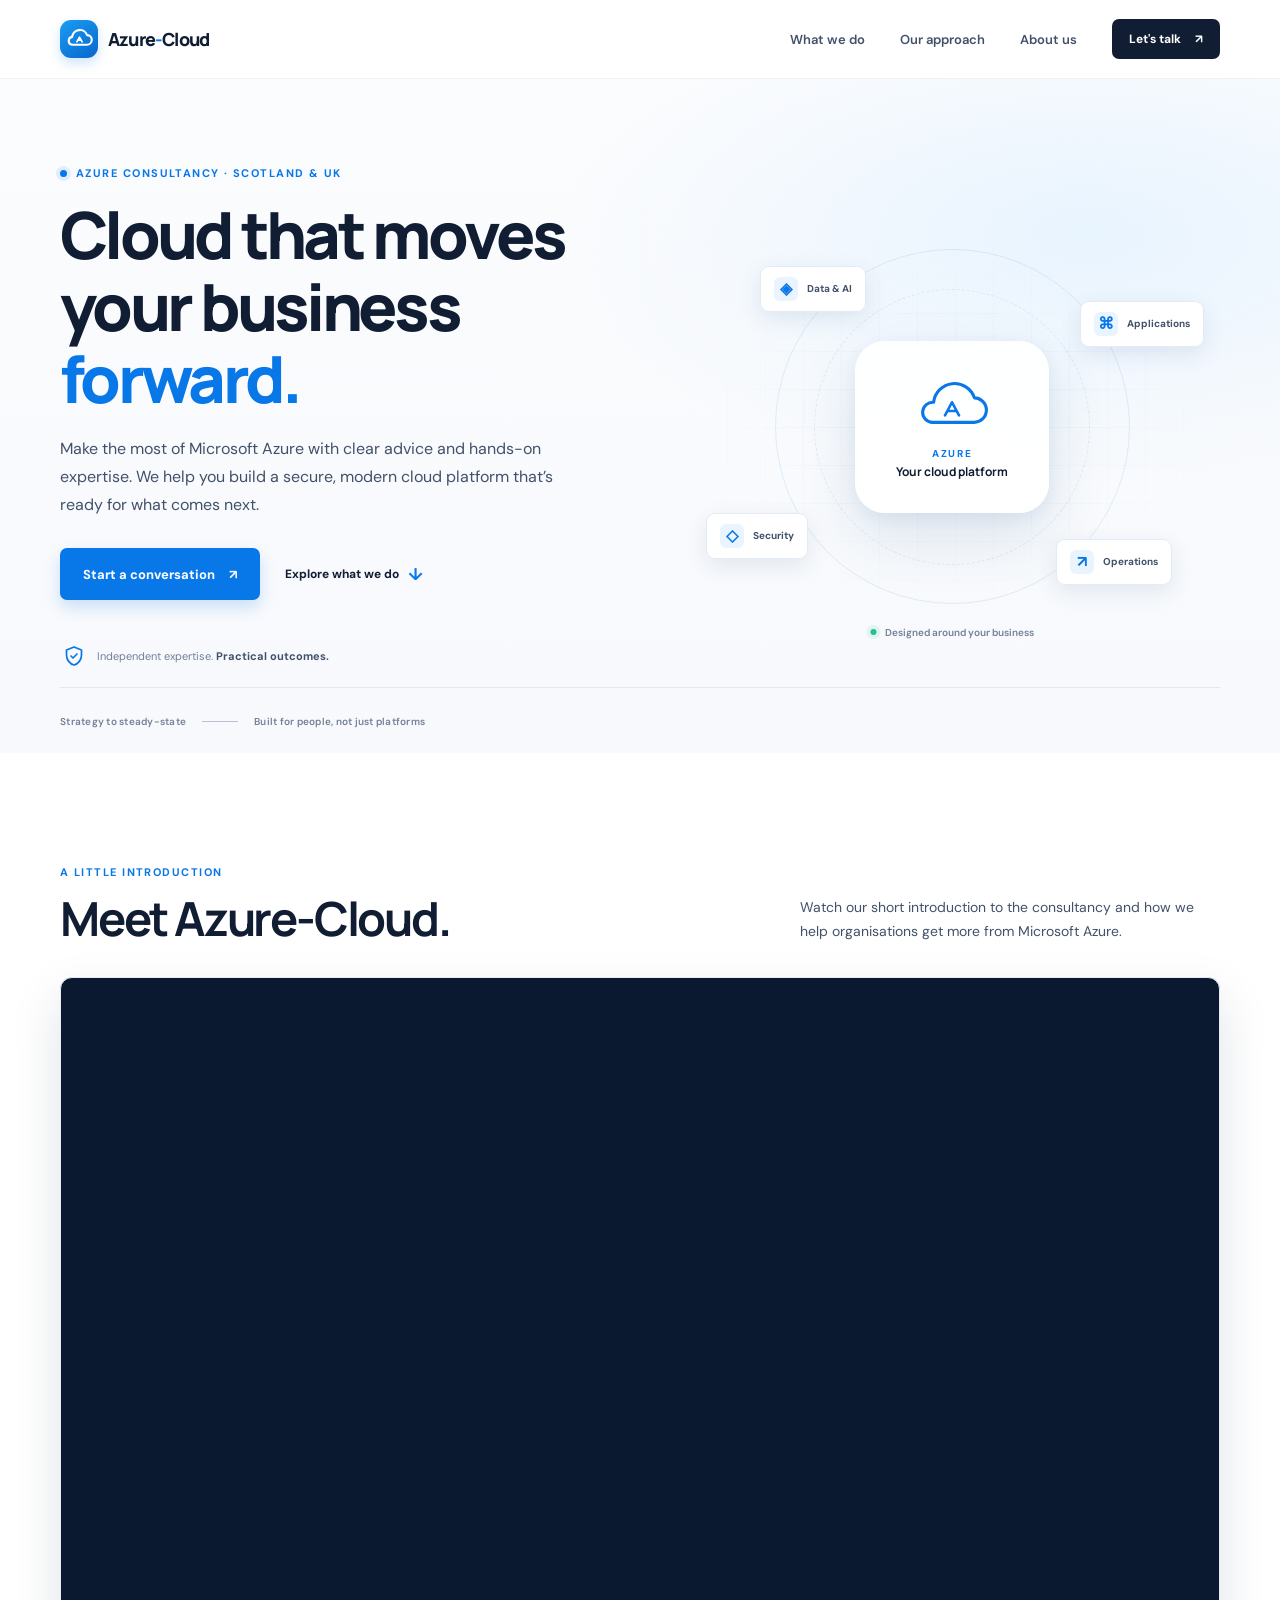
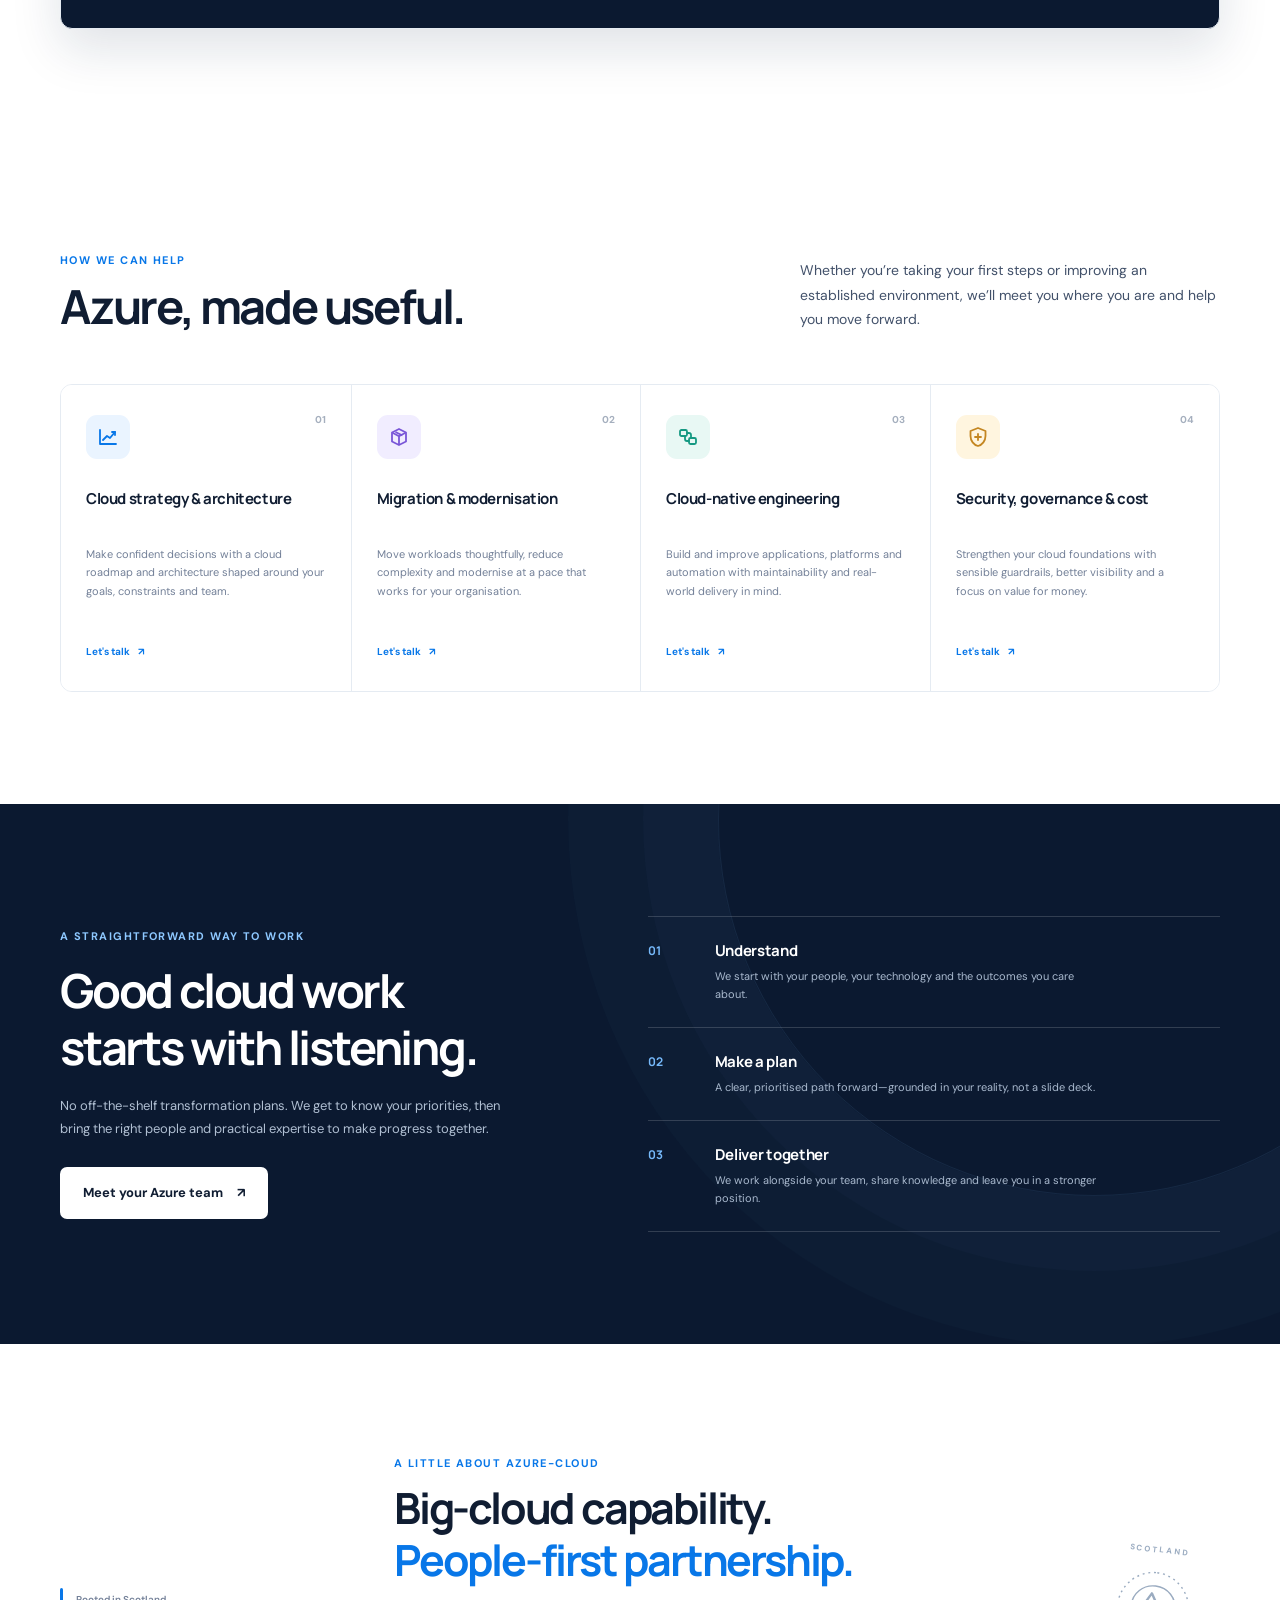
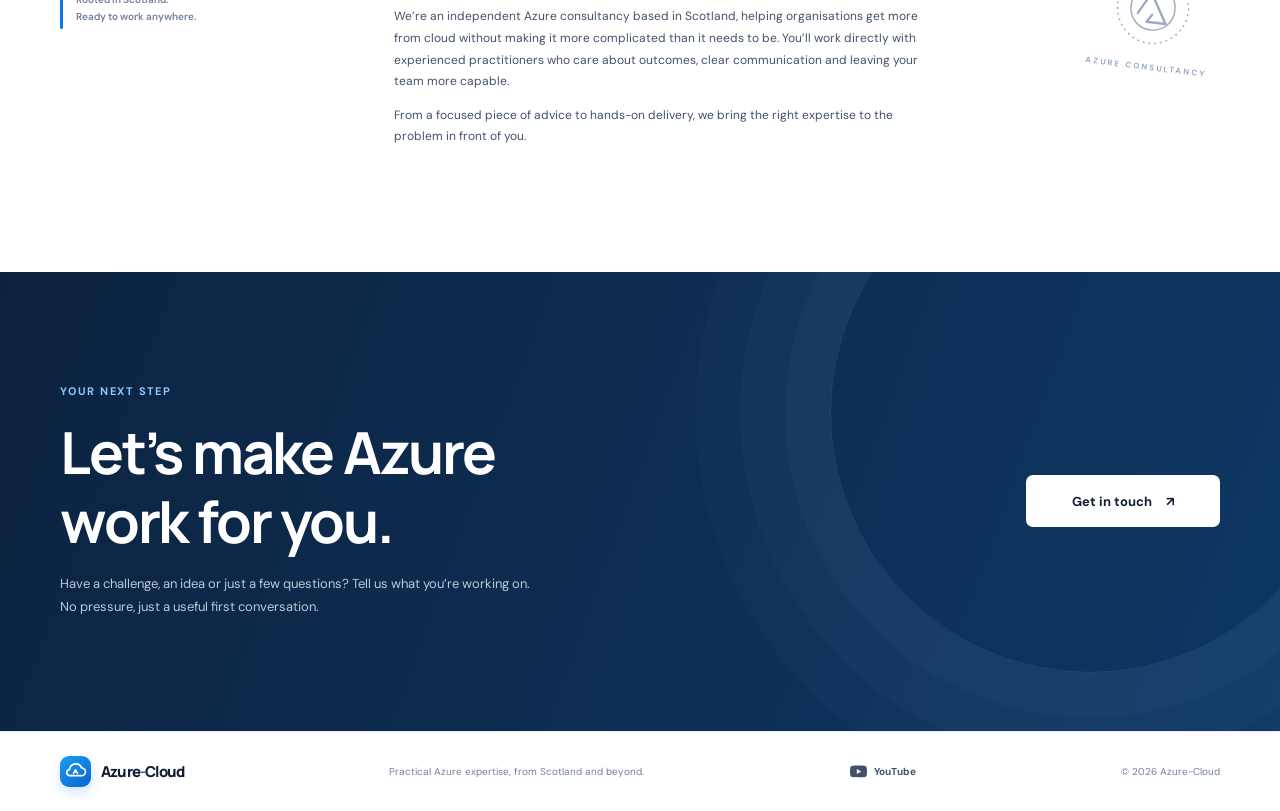
<file: index.html>
<!doctype html>
<html lang="en">
  <head>
    <meta charset="utf-8">
    <meta name="viewport" content="width=device-width, initial-scale=1">
    <meta name="theme-color" content="#f7f9fc">
    <meta name="description" content="Azure-Cloud is an independent Azure consultancy based in Scotland, helping teams design, modernise and run secure cloud platforms.">
    <title>Azure-Cloud | Practical Azure consultancy from Scotland</title>
    <link rel="canonical" href="https://ackeygraham.github.io/azure-cloud-website/">
    <meta property="og:type" content="website">
    <meta property="og:site_name" content="Azure-Cloud">
    <meta property="og:title" content="Azure-Cloud | Practical Azure consultancy from Scotland">
    <meta property="og:description" content="Independent Azure consultancy from Scotland. Practical help with cloud strategy, migration, modernisation, security and operations.">
    <meta property="og:url" content="https://ackeygraham.github.io/azure-cloud-website/">
    <meta name="twitter:card" content="summary">
    <script type="application/ld+json">
      {
        "@context": "https://schema.org",
        "@type": "Organization",
        "name": "Azure-Cloud",
        "url": "https://ackeygraham.github.io/azure-cloud-website/",
        "sameAs": ["https://www.youtube.com/@azure-cloud-uk"],
        "description": "Independent Azure consultancy based in Scotland, helping teams design, modernise and run secure cloud platforms.",
        "areaServed": [
          { "@type": "AdministrativeArea", "name": "Scotland" },
          { "@type": "Country", "name": "United Kingdom" }
        ],
        "knowsAbout": [
          "Microsoft Azure",
          "Cloud strategy",
          "Cloud migration",
          "Cloud modernisation",
          "Cloud security and governance"
        ]
      }
    </script>
    <link rel="preconnect" href="https://fonts.googleapis.com">
    <link rel="preconnect" href="https://fonts.gstatic.com" crossorigin>
    <link href="https://fonts.googleapis.com/css2?family=DM+Sans:wght@400;500;600;700&family=Manrope:wght@400;500;600;700;800&display=swap" rel="stylesheet">
    <link rel="stylesheet" href="styles.css">
    <script src="script.js" defer></script>
  </head>
  <body>
    <a class="skip-link" href="#main">Skip to content</a>

    <header class="site-header">
      <div class="container header-inner">
        <a class="brand" href="#" aria-label="Azure-Cloud home">
          <span class="brand-mark" aria-hidden="true">
            <svg viewBox="0 0 40 40" fill="none">
              <path d="M10.4 26.7h19.1a6.2 6.2 0 0 0 .3-12.4 10 10 0 0 0-19.3 2.3 5.1 5.1 0 0 0-.1 10.1Z" stroke="currentColor" stroke-width="2.7" stroke-linecap="round" stroke-linejoin="round"/>
              <path d="m16.6 23 3.4-6 3.4 6m-5.3-2.1h3.8" stroke="currentColor" stroke-width="2.2" stroke-linecap="round" stroke-linejoin="round"/>
            </svg>
          </span>
          <span class="brand-name">Azure<span>-</span>Cloud</span>
        </a>

        <button class="menu-toggle" type="button" aria-expanded="false" aria-controls="primary-navigation">
          <span class="sr-only">Open navigation</span>
          <span></span><span></span>
        </button>

        <nav class="primary-navigation" id="primary-navigation" aria-label="Main navigation">
          <a href="#services">What we do</a>
          <a href="#approach">Our approach</a>
          <a href="#about">About us</a>
          <a class="button button-small button-dark nav-cta" href="contact.html">Let's talk <span aria-hidden="true">↗</span></a>
        </nav>
      </div>
    </header>

    <main id="main">
      <section class="hero section-shell">
        <div class="container hero-grid">
          <div class="hero-copy">
            <p class="eyebrow"><span class="eyebrow-dot"></span> Azure consultancy · Scotland &amp; UK</p>
            <h1>Cloud that moves your business <span>forward.</span></h1>
            <p class="hero-intro">Make the most of Microsoft Azure with clear advice and hands-on expertise. We help you build a secure, modern cloud platform that’s ready for what comes next.</p>
            <div class="hero-actions">
              <a class="button button-primary" href="#contact">Start a conversation <span aria-hidden="true">↗</span></a>
              <a class="text-link" href="#services">Explore what we do <span aria-hidden="true">↓</span></a>
            </div>
            <div class="hero-note">
              <span class="note-icon" aria-hidden="true">
                <svg viewBox="0 0 24 24" fill="none"><path d="M12 3 4.5 6v5.1c0 4.6 3.2 8.8 7.5 9.9 4.3-1.1 7.5-5.3 7.5-9.9V6L12 3Z" stroke="currentColor" stroke-width="1.7" stroke-linejoin="round"/><path d="m9 12 2 2 4-4" stroke="currentColor" stroke-width="1.7" stroke-linecap="round" stroke-linejoin="round"/></svg>
              </span>
              <span>Independent expertise. <strong>Practical outcomes.</strong></span>
            </div>
          </div>

          <div class="hero-visual" aria-label="Illustration of connected Azure cloud services" role="img">
            <div class="visual-orbit orbit-one"></div>
            <div class="visual-orbit orbit-two"></div>
            <div class="visual-grid"></div>
            <div class="visual-cloud">
              <div class="cloud-symbol" aria-hidden="true">
                <svg viewBox="0 0 96 72" fill="none">
                  <path d="M25 53h48a14 14 0 0 0 .6-28A24 24 0 0 0 27 30a11.5 11.5 0 0 0-2 23Z" stroke="currentColor" stroke-width="3.5" stroke-linecap="round" stroke-linejoin="round"/>
                  <path d="m40 45 8-15 8 15m-12-5h8" stroke="currentColor" stroke-width="3" stroke-linecap="round" stroke-linejoin="round"/>
                </svg>
              </div>
              <span>Azure</span>
              <strong>Your cloud platform</strong>
            </div>
            <div class="service-node node-data"><span class="node-icon" aria-hidden="true">◈</span><span>Data &amp; AI</span></div>
            <div class="service-node node-apps"><span class="node-icon" aria-hidden="true">⌘</span><span>Applications</span></div>
            <div class="service-node node-security"><span class="node-icon" aria-hidden="true">◇</span><span>Security</span></div>
            <div class="service-node node-ops"><span class="node-icon" aria-hidden="true">↗</span><span>Operations</span></div>
            <div class="visual-caption"><span class="caption-pulse"></span> Designed around your business</div>
          </div>
        </div>
        <div class="container hero-foot">
          <span>Strategy to steady-state</span>
          <span class="foot-rule"></span>
          <span>Built for people, not just platforms</span>
        </div>
      </section>

      <section class="video-feature section-pad" aria-labelledby="video-heading">
        <div class="container">
          <div class="section-heading video-heading">
            <div>
              <p class="eyebrow">A little introduction</p>
              <h2 id="video-heading">Meet Azure-Cloud.</h2>
            </div>
            <p>Watch our short introduction to the consultancy and how we help organisations get more from Microsoft Azure.</p>
          </div>
          <div class="video-frame">
            <iframe
              src="https://www.youtube-nocookie.com/embed/VHsluAEvuZg?rel=0"
              title="Azure-Cloud consultancy introduction"
              loading="lazy"
              referrerpolicy="strict-origin-when-cross-origin"
              allow="accelerometer; autoplay; clipboard-write; encrypted-media; gyroscope; picture-in-picture; web-share"
              allowfullscreen></iframe>
          </div>
        </div>
      </section>

      <section class="services section-pad" id="services">
        <div class="container">
          <div class="section-heading">
            <div>
              <p class="eyebrow">How we can help</p>
              <h2>Azure, made useful.</h2>
            </div>
            <p>Whether you’re taking your first steps or improving an established environment, we’ll meet you where you are and help you move forward.</p>
          </div>
          <div class="service-grid">
            <article class="service-card">
              <span class="card-number">01</span>
              <span class="card-icon icon-blue" aria-hidden="true"><svg viewBox="0 0 24 24" fill="none"><path d="M4 19V5m0 14h16M7 15l4-4 3 2 5-6" stroke="currentColor" stroke-width="1.8" stroke-linecap="round" stroke-linejoin="round"/><path d="M16 7h3v3" stroke="currentColor" stroke-width="1.8" stroke-linecap="round" stroke-linejoin="round"/></svg></span>
              <h3>Cloud strategy &amp; architecture</h3>
              <p>Make confident decisions with a cloud roadmap and architecture shaped around your goals, constraints and team.</p>
              <a href="#contact" class="card-link" aria-label="Talk to us about cloud strategy and architecture">Let's talk <span aria-hidden="true">↗</span></a>
            </article>
            <article class="service-card">
              <span class="card-number">02</span>
              <span class="card-icon icon-violet" aria-hidden="true"><svg viewBox="0 0 24 24" fill="none"><path d="M5 7.5 12 4l7 3.5v9L12 20l-7-3.5v-9Z" stroke="currentColor" stroke-width="1.8" stroke-linejoin="round"/><path d="m5.5 7.8 6.5 3.4 6.5-3.4M12 11.5V20m-3.5-13 7 3.5" stroke="currentColor" stroke-width="1.8" stroke-linejoin="round"/></svg></span>
              <h3>Migration &amp; modernisation</h3>
              <p>Move workloads thoughtfully, reduce complexity and modernise at a pace that works for your organisation.</p>
              <a href="#contact" class="card-link" aria-label="Talk to us about migration and modernisation">Let's talk <span aria-hidden="true">↗</span></a>
            </article>
            <article class="service-card">
              <span class="card-number">03</span>
              <span class="card-icon icon-teal" aria-hidden="true"><svg viewBox="0 0 24 24" fill="none"><rect x="4" y="5" width="7" height="6" rx="1.5" stroke="currentColor" stroke-width="1.8"/><rect x="13" y="13" width="7" height="6" rx="1.5" stroke="currentColor" stroke-width="1.8"/><path d="M11 8h2a2 2 0 0 1 2 2v3M13 16h-2a2 2 0 0 1-2-2v-3" stroke="currentColor" stroke-width="1.8" stroke-linecap="round"/></svg></span>
              <h3>Cloud-native engineering</h3>
              <p>Build and improve applications, platforms and automation with maintainability and real-world delivery in mind.</p>
              <a href="#contact" class="card-link" aria-label="Talk to us about cloud-native engineering">Let's talk <span aria-hidden="true">↗</span></a>
            </article>
            <article class="service-card">
              <span class="card-number">04</span>
              <span class="card-icon icon-amber" aria-hidden="true"><svg viewBox="0 0 24 24" fill="none"><path d="M12 3 4.5 6v5.1c0 4.6 3.2 8.8 7.5 9.9 4.3-1.1 7.5-5.3 7.5-9.9V6L12 3Z" stroke="currentColor" stroke-width="1.8" stroke-linejoin="round"/><path d="M9 12h6m-3-3v6" stroke="currentColor" stroke-width="1.8" stroke-linecap="round"/></svg></span>
              <h3>Security, governance &amp; cost</h3>
              <p>Strengthen your cloud foundations with sensible guardrails, better visibility and a focus on value for money.</p>
              <a href="#contact" class="card-link" aria-label="Talk to us about security, governance and cost">Let's talk <span aria-hidden="true">↗</span></a>
            </article>
          </div>
        </div>
      </section>

      <section class="approach section-pad" id="approach">
        <div class="container approach-grid">
          <div class="approach-intro">
            <p class="eyebrow eyebrow-light">A straightforward way to work</p>
            <h2>Good cloud work starts with listening.</h2>
            <p>No off-the-shelf transformation plans. We get to know your priorities, then bring the right people and practical expertise to make progress together.</p>
            <a class="button button-light" href="#contact">Meet your Azure team <span aria-hidden="true">↗</span></a>
          </div>
          <div class="approach-steps">
            <article class="step">
              <span class="step-index">01</span>
              <div><h3>Understand</h3><p>We start with your people, your technology and the outcomes you care about.</p></div>
            </article>
            <article class="step">
              <span class="step-index">02</span>
              <div><h3>Make a plan</h3><p>A clear, prioritised path forward—grounded in your reality, not a slide deck.</p></div>
            </article>
            <article class="step">
              <span class="step-index">03</span>
              <div><h3>Deliver together</h3><p>We work alongside your team, share knowledge and leave you in a stronger position.</p></div>
            </article>
          </div>
        </div>
      </section>

      <section class="about section-pad" id="about">
        <div class="container about-grid">
          <div class="about-marker">
            <span class="marker-line"></span>
            <span>Rooted in Scotland.<br>Ready to work anywhere.</span>
          </div>
          <div class="about-copy">
            <p class="eyebrow">A little about Azure-Cloud</p>
            <h2>Big-cloud capability.<br><span>People-first partnership.</span></h2>
            <p>We’re an independent Azure consultancy based in Scotland, helping organisations get more from cloud without making it more complicated than it needs to be. You’ll work directly with experienced practitioners who care about outcomes, clear communication and leaving your team more capable.</p>
            <p>From a focused piece of advice to hands-on delivery, we bring the right expertise to the problem in front of you.</p>
          </div>
          <div class="about-stamp" aria-hidden="true">
            <span>SCOTLAND</span>
            <svg viewBox="0 0 100 100" fill="none"><path d="M50 13c20 0 37 17 37 37S70 87 50 87 13 70 13 50 30 13 50 13Z" stroke="currentColor" stroke-width="1.5" stroke-dasharray="2 4"/><path d="M50 27c13 0 23 10 23 23S63 73 50 73 27 63 27 50s10-23 23-23Z" stroke="currentColor" stroke-width="1.5"/><path d="M35 57c4-8 8-15 12-22l18 30H45l5-8" stroke="currentColor" stroke-width="2.5" stroke-linecap="round" stroke-linejoin="round"/></svg>
            <span>AZURE CONSULTANCY</span>
          </div>
        </div>
      </section>

      <section class="contact section-pad">
        <div class="container contact-inner">
          <div>
            <p class="eyebrow eyebrow-light">Your next step</p>
            <h2>Let’s make Azure<br>work for you.</h2>
            <p>Have a challenge, an idea or just a few questions? Tell us what you’re working on. No pressure, just a useful first conversation.</p>
          </div>
          <a class="button button-light contact-button" href="contact.html">
            Get in touch <span aria-hidden="true">↗</span>
          </a>
          <span class="contact-decoration" aria-hidden="true"></span>
        </div>
      </section>
    </main>

    <footer class="site-footer">
      <div class="container footer-inner">
        <a class="brand footer-brand" href="#" aria-label="Azure-Cloud home">
          <span class="brand-mark" aria-hidden="true">
            <svg viewBox="0 0 40 40" fill="none"><path d="M10.4 26.7h19.1a6.2 6.2 0 0 0 .3-12.4 10 10 0 0 0-19.3 2.3 5.1 5.1 0 0 0-.1 10.1Z" stroke="currentColor" stroke-width="2.7" stroke-linecap="round" stroke-linejoin="round"/><path d="m16.6 23 3.4-6 3.4 6m-5.3-2.1h3.8" stroke="currentColor" stroke-width="2.2" stroke-linecap="round" stroke-linejoin="round"/></svg>
          </span>
          <span class="brand-name">Azure<span>-</span>Cloud</span>
        </a>
        <p>Practical Azure expertise, from Scotland and beyond.</p>
        <a class="social-link" href="https://www.youtube.com/@azure-cloud-uk" target="_blank" rel="noopener noreferrer" aria-label="Visit Azure-Cloud on YouTube">
          <svg viewBox="0 0 24 24" aria-hidden="true"><path d="M23.5 6.2a3 3 0 0 0-2.1-2.1C19.6 3.6 12 3.6 12 3.6s-7.6 0-9.4.5A3 3 0 0 0 .5 6.2 31 31 0 0 0 0 12a31 31 0 0 0 .5 5.8 3 3 0 0 0 2.1 2.1c1.8.5 9.4.5 9.4.5s7.6 0 9.4-.5a3 3 0 0 0 2.1-2.1A31 31 0 0 0 24 12a31 31 0 0 0-.5-5.8ZM9.6 15.6V8.4l6.2 3.6-6.2 3.6Z"/></svg>
          <span>YouTube</span>
        </a>
        <span class="copyright">© <span id="current-year">2026</span> Azure-Cloud</span>
      </div>
    </footer>
  </body>
</html>
</file>
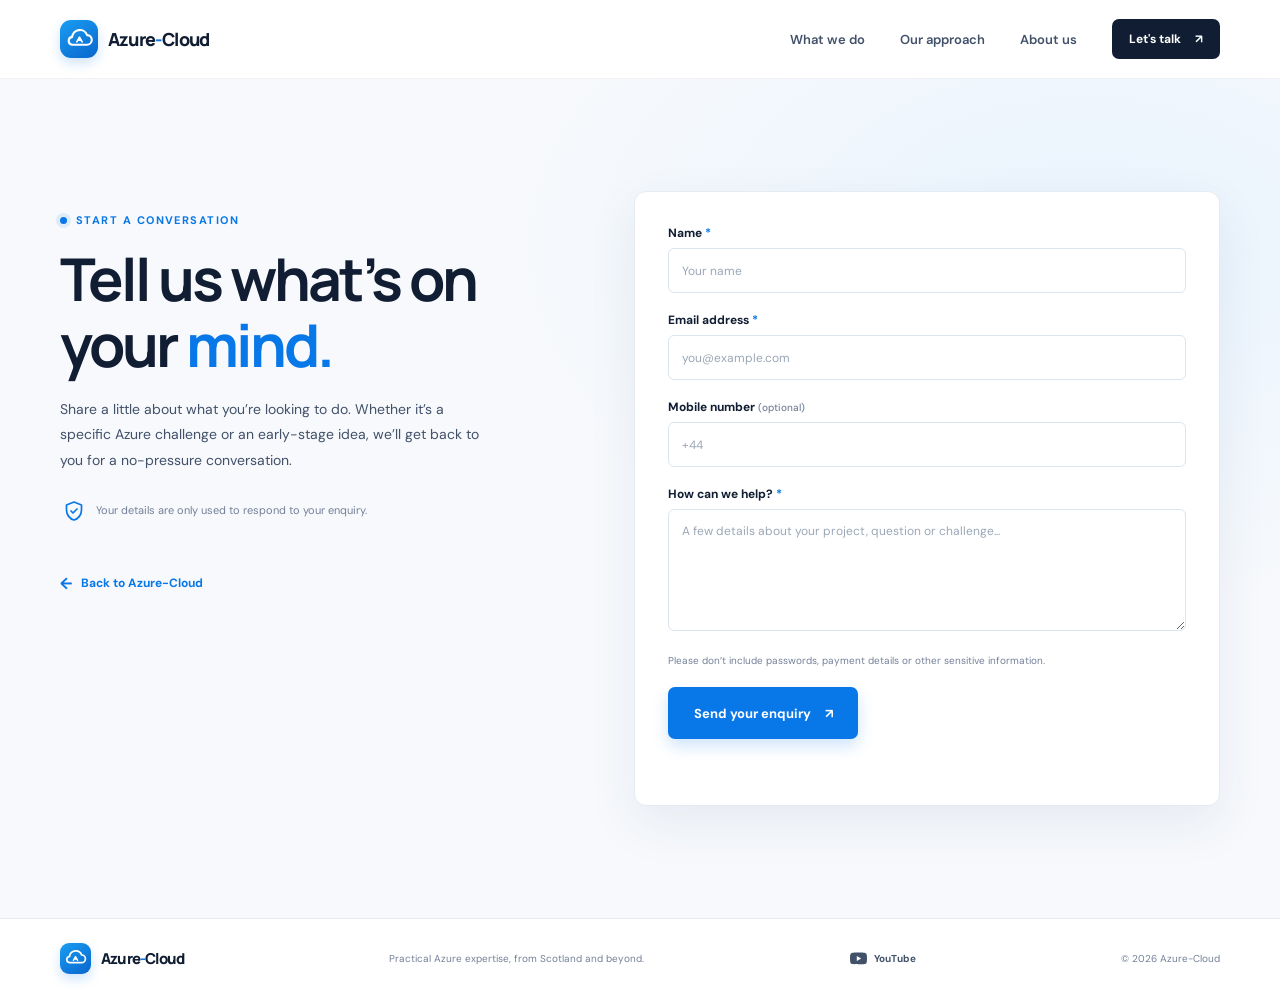
<file: contact.html>
<!doctype html>
<html lang="en">
  <head>
    <meta charset="utf-8">
    <meta name="viewport" content="width=device-width, initial-scale=1">
    <meta name="theme-color" content="#f7f9fc">
    <meta name="description" content="Tell Azure-Cloud about your Azure challenge, project or idea. We’ll get back to you.">
    <title>Get in touch | Azure-Cloud</title>
    <link rel="canonical" href="https://ackeygraham.github.io/azure-cloud-website/contact.html">
    <meta property="og:type" content="website">
    <meta property="og:site_name" content="Azure-Cloud">
    <meta property="og:title" content="Get in touch | Azure-Cloud">
    <meta property="og:description" content="Tell Azure-Cloud about your Azure challenge, project or idea. We’ll get back to you.">
    <meta property="og:url" content="https://ackeygraham.github.io/azure-cloud-website/contact.html">
    <meta name="twitter:card" content="summary">
    <link rel="preconnect" href="https://fonts.googleapis.com">
    <link rel="preconnect" href="https://fonts.gstatic.com" crossorigin>
    <link href="https://fonts.googleapis.com/css2?family=DM+Sans:wght@400;500;600;700&family=Manrope:wght@400;500;600;700;800&display=swap" rel="stylesheet">
    <link rel="stylesheet" href="styles.css">
    <script src="script.js" defer></script>
  </head>
  <body>
    <a class="skip-link" href="#main">Skip to content</a>

    <header class="site-header">
      <div class="container header-inner">
        <a class="brand" href="index.html" aria-label="Azure-Cloud home">
          <span class="brand-mark" aria-hidden="true">
            <svg viewBox="0 0 40 40" fill="none">
              <path d="M10.4 26.7h19.1a6.2 6.2 0 0 0 .3-12.4 10 10 0 0 0-19.3 2.3 5.1 5.1 0 0 0-.1 10.1Z" stroke="currentColor" stroke-width="2.7" stroke-linecap="round" stroke-linejoin="round"/>
              <path d="m16.6 23 3.4-6 3.4 6m-5.3-2.1h3.8" stroke="currentColor" stroke-width="2.2" stroke-linecap="round" stroke-linejoin="round"/>
            </svg>
          </span>
          <span class="brand-name">Azure<span>-</span>Cloud</span>
        </a>
        <button class="menu-toggle" type="button" aria-expanded="false" aria-controls="primary-navigation">
          <span class="sr-only">Open navigation</span>
          <span></span><span></span>
        </button>
        <nav class="primary-navigation" id="primary-navigation" aria-label="Main navigation">
          <a href="index.html#services">What we do</a>
          <a href="index.html#approach">Our approach</a>
          <a href="index.html#about">About us</a>
          <a class="button button-small button-dark nav-cta" href="contact.html" aria-current="page">Let's talk <span aria-hidden="true">↗</span></a>
        </nav>
      </div>
    </header>

    <main id="main">
      <section class="contact-page section-pad">
        <div class="container contact-page-grid">
          <div class="contact-page-intro">
            <p class="eyebrow"><span class="eyebrow-dot"></span> Start a conversation</p>
            <h1>Tell us what’s on your <span>mind.</span></h1>
            <p>Share a little about what you’re looking to do. Whether it’s a specific Azure challenge or an early-stage idea, we’ll get back to you for a no-pressure conversation.</p>
            <div class="contact-page-note">
              <span class="note-icon" aria-hidden="true">
                <svg viewBox="0 0 24 24" fill="none"><path d="M12 3 4.5 6v5.1c0 4.6 3.2 8.8 7.5 9.9 4.3-1.1 7.5-5.3 7.5-9.9V6L12 3Z" stroke="currentColor" stroke-width="1.7" stroke-linejoin="round"/><path d="m9 12 2 2 4-4" stroke="currentColor" stroke-width="1.7" stroke-linecap="round" stroke-linejoin="round"/></svg>
              </span>
              <span>Your details are only used to respond to your enquiry.</span>
            </div>
            <a class="back-link" href="index.html"><span aria-hidden="true">←</span> Back to Azure-Cloud</a>
          </div>

          <form class="contact-form" id="contact-form" action="https://formspree.io/f/xkjglerq" method="post">
            <input type="hidden" name="_subject" value="New enquiry from Azure-Cloud website">
            <div class="form-honeypot" aria-hidden="true">
              <label for="contact-website">Leave this field empty</label>
              <input id="contact-website" type="text" name="_gotcha" tabindex="-1" autocomplete="off">
            </div>
            <div class="form-field">
              <label for="contact-name">Name <span aria-hidden="true">*</span></label>
              <input id="contact-name" name="name" type="text" autocomplete="name" placeholder="Your name" required maxlength="120">
            </div>
            <div class="form-field">
              <label for="contact-email">Email address <span aria-hidden="true">*</span></label>
              <input id="contact-email" name="email" type="email" autocomplete="email" placeholder="you@example.com" required maxlength="254">
            </div>
            <div class="form-field">
              <label for="contact-mobile">Mobile number <span class="optional-label">(optional)</span></label>
              <input id="contact-mobile" name="mobile" type="tel" autocomplete="tel" placeholder="+44">
            </div>
            <div class="form-field">
              <label for="contact-message">How can we help? <span aria-hidden="true">*</span></label>
              <textarea id="contact-message" name="message" rows="5" placeholder="A few details about your project, question or challenge..." required maxlength="5000"></textarea>
            </div>
            <p class="form-privacy">Please don’t include passwords, payment details or other sensitive information.</p>
            <button class="button button-primary form-submit" type="submit">Send your enquiry <span aria-hidden="true">↗</span></button>
            <p class="form-status" id="form-status" role="status" aria-live="polite"></p>
          </form>
        </div>
      </section>
    </main>

    <footer class="site-footer">
      <div class="container footer-inner">
        <a class="brand footer-brand" href="index.html" aria-label="Azure-Cloud home">
          <span class="brand-mark" aria-hidden="true">
            <svg viewBox="0 0 40 40" fill="none"><path d="M10.4 26.7h19.1a6.2 6.2 0 0 0 .3-12.4 10 10 0 0 0-19.3 2.3 5.1 5.1 0 0 0-.1 10.1Z" stroke="currentColor" stroke-width="2.7" stroke-linecap="round" stroke-linejoin="round"/><path d="m16.6 23 3.4-6 3.4 6m-5.3-2.1h3.8" stroke="currentColor" stroke-width="2.2" stroke-linecap="round" stroke-linejoin="round"/></svg>
          </span>
          <span class="brand-name">Azure<span>-</span>Cloud</span>
        </a>
        <p>Practical Azure expertise, from Scotland and beyond.</p>
        <a class="social-link" href="https://www.youtube.com/@azure-cloud-uk" target="_blank" rel="noopener noreferrer" aria-label="Visit Azure-Cloud on YouTube">
          <svg viewBox="0 0 24 24" aria-hidden="true"><path d="M23.5 6.2a3 3 0 0 0-2.1-2.1C19.6 3.6 12 3.6 12 3.6s-7.6 0-9.4.5A3 3 0 0 0 .5 6.2 31 31 0 0 0 0 12a31 31 0 0 0 .5 5.8 3 3 0 0 0 2.1 2.1c1.8.5 9.4.5 9.4.5s7.6 0 9.4-.5a3 3 0 0 0 2.1-2.1A31 31 0 0 0 24 12a31 31 0 0 0-.5-5.8ZM9.6 15.6V8.4l6.2 3.6-6.2 3.6Z"/></svg>
          <span>YouTube</span>
        </a>
        <span class="copyright">© <span id="current-year">2026</span> Azure-Cloud</span>
      </div>
    </footer>
  </body>
</html>
</file>
<file: styles.css>
:root {
  color-scheme: light;
  --ink: #101d32;
  --ink-soft: #42516a;
  --muted: #738098;
  --blue: #0877e8;
  --blue-dark: #075fbd;
  --blue-pale: #eaf4ff;
  --line: #e5ebf2;
  --paper: #fff;
  --canvas: #f7f9fc;
  --night: #0b1930;
  --font-body: "DM Sans", "Segoe UI", sans-serif;
  --font-display: "Manrope", "Segoe UI", sans-serif;
}

* { box-sizing: border-box; }
html { scroll-behavior: smooth; scroll-padding-top: 92px; }
body { margin: 0; background: var(--paper); color: var(--ink); font-family: var(--font-body); -webkit-font-smoothing: antialiased; }
a { color: inherit; text-decoration: none; }
button { font: inherit; }
::selection { background: #cfe6ff; color: var(--ink); }

.container { width: min(1160px, calc(100% - 48px)); margin-inline: auto; }
.section-pad { padding-block: 112px; }
.section-shell { overflow: hidden; }
.skip-link { position: absolute; z-index: 10; top: 8px; left: 8px; padding: 12px 16px; transform: translateY(-150%); background: var(--ink); color: white; border-radius: 6px; }
.skip-link:focus { transform: translateY(0); }
.sr-only { position: absolute; width: 1px; height: 1px; padding: 0; margin: -1px; overflow: hidden; clip: rect(0, 0, 0, 0); white-space: nowrap; border: 0; }

.site-header { position: sticky; z-index: 5; top: 0; border-bottom: 1px solid rgba(16, 29, 50, .06); background: rgba(255, 255, 255, .94); backdrop-filter: blur(14px); }
.header-inner { min-height: 78px; display: flex; align-items: center; justify-content: space-between; }
.brand { display: inline-flex; align-items: center; gap: 10px; }
.brand-mark { width: 38px; height: 38px; display: grid; place-items: center; border-radius: 11px; color: white; background: linear-gradient(145deg, #1a9df2, #0866cd); box-shadow: 0 5px 12px rgba(8, 119, 232, .2); }
.brand-mark svg { width: 31px; height: 31px; }
.brand-name { font-family: var(--font-display); font-size: 18px; font-weight: 800; letter-spacing: -.8px; }
.brand-name span { color: var(--blue); }
.primary-navigation { display: flex; align-items: center; gap: 35px; color: var(--ink-soft); font-size: 13px; font-weight: 600; }
.primary-navigation > a:not(.button) { transition: color .2s ease; }
.primary-navigation > a:not(.button):hover { color: var(--blue); }
.menu-toggle { display: none; }

.button { display: inline-flex; min-height: 52px; align-items: center; justify-content: center; gap: 14px; padding: 0 22px; border: 1px solid transparent; border-radius: 7px; font-size: 13px; font-weight: 700; transition: transform .2s ease, background .2s ease, box-shadow .2s ease; }
.button:hover { transform: translateY(-2px); }
.button-primary { color: white; background: var(--blue); box-shadow: 0 7px 16px rgba(8, 119, 232, .2); }
.button-primary:hover { background: var(--blue-dark); box-shadow: 0 9px 20px rgba(8, 119, 232, .28); }
.button-dark { color: white; background: var(--ink); }
.button-dark:hover { background: #203653; }
.button-small { min-height: 40px; padding-inline: 16px; font-size: 12px; }
.button-light { color: var(--ink); background: white; }
.button-light:hover { background: #eaf4ff; }

.hero { padding-top: 87px; background: radial-gradient(ellipse at 85% 23%, rgba(223, 240, 255, .66), transparent 34%), linear-gradient(180deg, #fbfcfe 0%, #f7f9fc 100%); }
.hero-grid { display: grid; grid-template-columns: 1.03fr .97fr; align-items: center; gap: 56px; min-height: 495px; }
.hero-copy { padding-bottom: 18px; }
.eyebrow { display: flex; align-items: center; gap: 9px; margin: 0 0 19px; color: var(--blue); font-size: 11px; font-weight: 700; letter-spacing: 1.45px; text-transform: uppercase; }
.eyebrow-dot { width: 7px; height: 7px; border-radius: 50%; background: var(--blue); box-shadow: 0 0 0 4px rgba(8, 119, 232, .1); }
h1, h2, h3, p { margin-top: 0; }
h1, h2, h3 { font-family: var(--font-display); }
.hero h1 { max-width: 600px; margin-bottom: 20px; font-size: clamp(43px, 5.1vw, 65px); line-height: 1.11; letter-spacing: -3.7px; font-weight: 800; }
.hero h1 span { color: var(--blue); }
.hero-intro { max-width: 520px; margin-bottom: 29px; color: var(--ink-soft); font-size: 16px; line-height: 1.75; }
.hero-actions { display: flex; align-items: center; gap: 25px; }
.text-link { display: inline-flex; align-items: center; gap: 9px; color: var(--ink); font-size: 12px; font-weight: 700; }
.text-link span { color: var(--blue); font-size: 17px; transition: transform .2s ease; }
.text-link:hover span { transform: translateY(3px); }
.hero-note { display: flex; align-items: center; gap: 10px; margin-top: 42px; color: var(--muted); font-size: 11px; }
.hero-note strong { color: var(--ink-soft); font-weight: 700; }
.note-icon { width: 27px; height: 27px; display: grid; place-items: center; color: var(--blue); }
.note-icon svg { width: 24px; height: 24px; }

.hero-visual { position: relative; min-height: 430px; display: grid; place-items: center; isolation: isolate; }
.visual-grid { position: absolute; z-index: -2; inset: 25px 4px 36px; opacity: .42; background-image: linear-gradient(rgba(74, 132, 194, .12) 1px, transparent 1px), linear-gradient(90deg, rgba(74, 132, 194, .12) 1px, transparent 1px); background-size: 38px 38px; mask-image: radial-gradient(ellipse, black 22%, transparent 75%); }
.visual-orbit { position: absolute; z-index: -1; border: 1px solid rgba(37, 129, 220, .13); border-radius: 50%; }
.orbit-one { width: 355px; height: 355px; }
.orbit-two { width: 276px; height: 276px; border-style: dashed; animation: rotate 50s linear infinite; }
.visual-cloud { width: 194px; height: 172px; display: flex; flex-direction: column; align-items: center; justify-content: center; border: 1px solid rgba(255, 255, 255, .9); border-radius: 30px; background: rgba(255, 255, 255, .9); box-shadow: 0 25px 60px rgba(29, 84, 138, .13), 0 5px 16px rgba(29, 84, 138, .07); }
.cloud-symbol { width: 87px; height: 68px; display: grid; place-items: center; color: var(--blue); }
.cloud-symbol svg { width: 84px; }
.visual-cloud > span { margin-top: 5px; color: var(--blue); font-size: 10px; font-weight: 700; letter-spacing: 1.8px; text-transform: uppercase; }
.visual-cloud strong { margin-top: 3px; font-family: var(--font-display); font-size: 12px; }
.service-node { position: absolute; display: flex; align-items: center; gap: 9px; padding: 10px 13px; border: 1px solid rgba(225, 234, 244, .92); border-radius: 9px; background: rgba(255, 255, 255, .96); box-shadow: 0 7px 22px rgba(31, 73, 115, .1); color: var(--ink-soft); font-size: 10px; font-weight: 700; white-space: nowrap; animation: bob 5s ease-in-out infinite; }
.node-icon { width: 24px; height: 24px; display: grid; place-items: center; border-radius: 6px; color: var(--blue); background: var(--blue-pale); font-size: 16px; }
.node-data { top: 54px; left: 14%; animation-delay: -.8s; }
.node-apps { top: 89px; right: 3%; animation-delay: -1.6s; }
.node-security { bottom: 83px; left: 4%; animation-delay: -2.4s; }
.node-ops { right: 9%; bottom: 57px; animation-delay: -3.2s; }
.visual-caption { position: absolute; right: 50%; bottom: 3px; display: flex; align-items: center; gap: 8px; transform: translateX(50%); color: var(--muted); font-size: 10px; font-weight: 600; white-space: nowrap; }
.caption-pulse { width: 6px; height: 6px; border-radius: 50%; background: #26bd93; box-shadow: 0 0 0 4px rgba(38, 189, 147, .11); }
.hero-foot { display: flex; align-items: center; gap: 16px; padding-block: 27px 25px; border-top: 1px solid rgba(16, 29, 50, .08); color: var(--muted); font-size: 10px; font-weight: 600; letter-spacing: .25px; }
.foot-rule { width: 36px; height: 1px; background: #b7c3d2; }

.section-heading { display: flex; align-items: end; justify-content: space-between; gap: 48px; margin-bottom: 49px; }
.section-heading .eyebrow { margin-bottom: 11px; }
.section-heading h2, .approach h2, .about h2, .contact h2 { margin-bottom: 0; font-size: clamp(34px, 4vw, 47px); line-height: 1.2; letter-spacing: -2.2px; }
.section-heading > p { max-width: 420px; margin-bottom: 3px; color: var(--ink-soft); font-size: 14px; line-height: 1.75; }
.video-feature { background: #fff; }
.video-heading { margin-bottom: 30px; }
.video-frame { position: relative; width: 100%; aspect-ratio: 16 / 9; margin-inline: auto; overflow: hidden; border: 1px solid var(--line); border-radius: 12px; background: var(--night); box-shadow: 0 20px 50px rgba(16, 40, 70, .13); }
.video-frame iframe { position: absolute; inset: 0; width: 100%; height: 100%; border: 0; }
.service-grid { display: grid; grid-template-columns: repeat(4, 1fr); border: 1px solid var(--line); border-radius: 12px; overflow: hidden; }
.service-card { position: relative; min-height: 306px; padding: 30px 25px 24px; background: white; transition: background .2s ease; }
.service-card + .service-card { border-left: 1px solid var(--line); }
.service-card:hover { background: #fbfdff; }
.card-number { position: absolute; top: 28px; right: 25px; color: #a5afbe; font-size: 10px; font-weight: 700; }
.card-icon { width: 44px; height: 44px; display: grid; place-items: center; margin-bottom: 29px; border-radius: 11px; }
.card-icon svg { width: 24px; height: 24px; }
.icon-blue { color: #0877e8; background: #eaf4ff; }
.icon-violet { color: #7956d8; background: #f1edff; }
.icon-teal { color: #159982; background: #e8f8f4; }
.icon-amber { color: #c48621; background: #fff5df; }
.service-card h3 { min-height: 46px; margin-bottom: 11px; font-size: 15px; line-height: 1.45; letter-spacing: -.4px; }
.service-card p { min-height: 73px; margin-bottom: 21px; color: var(--muted); font-size: 11px; line-height: 1.7; }
.card-link { display: inline-flex; align-items: center; gap: 8px; color: var(--blue); font-size: 10px; font-weight: 700; }
.card-link span { transition: transform .2s ease; }
.card-link:hover span { transform: translate(2px, -2px); }

.approach { position: relative; overflow: hidden; background: var(--night); color: white; }
.approach::before { position: absolute; top: -360px; right: -190px; width: 750px; height: 750px; border: 1px solid rgba(114, 172, 233, .1); border-radius: 50%; box-shadow: 0 0 0 75px rgba(114, 172, 233, .025), 0 0 0 150px rgba(114, 172, 233, .02); content: ""; }
.approach-grid { position: relative; display: grid; grid-template-columns: .92fr 1.08fr; gap: 100px; align-items: center; }
.eyebrow-light { color: #8ec8ff; }
.approach-intro h2 { max-width: 460px; margin-bottom: 19px; }
.approach-intro > p:not(.eyebrow) { max-width: 450px; margin-bottom: 26px; color: #b0bfd2; font-size: 13px; line-height: 1.8; }
.approach-steps { border-top: 1px solid rgba(255, 255, 255, .16); }
.step { display: grid; grid-template-columns: 53px 1fr; gap: 14px; padding-block: 23px; border-bottom: 1px solid rgba(255, 255, 255, .16); }
.step-index { padding-top: 2px; color: #76b9fa; font-family: var(--font-display); font-size: 12px; font-weight: 700; }
.step h3 { margin-bottom: 6px; font-size: 15px; letter-spacing: -.3px; }
.step p { max-width: 390px; margin-bottom: 0; color: #a9b9ce; font-size: 11px; line-height: 1.7; }

.about { background: #fff; }
.about-grid { display: grid; grid-template-columns: .75fr 1.45fr .6fr; gap: 50px; align-items: center; }
.about-marker { display: flex; align-items: center; gap: 13px; color: var(--muted); font-size: 10px; line-height: 1.7; font-weight: 600; }
.marker-line { width: 3px; height: 41px; border-radius: 2px; background: var(--blue); }
.about-copy .eyebrow { margin-bottom: 12px; }
.about-copy h2 { margin-bottom: 21px; font-size: clamp(32px, 3.5vw, 43px); }
.about-copy h2 span { color: var(--blue); }
.about-copy > p:not(.eyebrow) { max-width: 640px; margin-bottom: 12px; color: var(--ink-soft); font-size: 12px; line-height: 1.8; }
.about-stamp { width: 134px; height: 150px; justify-self: end; display: flex; flex-direction: column; align-items: center; justify-content: center; gap: 6px; transform: rotate(7deg); color: #9aabc0; }
.about-stamp svg { width: 96px; height: 96px; }
.about-stamp span { font-size: 8px; font-weight: 700; letter-spacing: 2px; }

.contact { position: relative; overflow: hidden; background: linear-gradient(110deg, #0c2340, #0e3764); color: white; }
.contact-inner { position: relative; display: flex; align-items: center; justify-content: space-between; gap: 50px; }
.contact-inner > div { max-width: 570px; }
.contact h2 { margin-bottom: 16px; font-size: clamp(40px, 5vw, 58px); }
.contact-inner > div > p:not(.eyebrow) { max-width: 480px; margin-bottom: 0; color: #bbcadb; font-size: 13px; line-height: 1.8; }
.contact-button { position: relative; z-index: 1; min-width: 194px; }
.contact-decoration { position: absolute; top: -231px; right: -130px; width: 520px; height: 520px; border: 1px solid rgba(159, 208, 255, .12); border-radius: 50%; box-shadow: 0 0 0 45px rgba(159, 208, 255, .025), 0 0 0 90px rgba(159, 208, 255, .025), 0 0 0 135px rgba(159, 208, 255, .02); }

.contact-page { min-height: calc(100vh - 127px); background: radial-gradient(ellipse at 85% 20%, rgba(223, 240, 255, .6), transparent 38%), var(--canvas); }
.contact-page-grid { display: grid; grid-template-columns: .9fr 1.1fr; align-items: start; gap: 95px; }
.contact-page-intro { padding-top: 22px; }
.contact-page-intro h1 { max-width: 470px; margin-bottom: 19px; font-size: clamp(42px, 5vw, 59px); line-height: 1.12; letter-spacing: -3px; }
.contact-page-intro h1 span { color: var(--blue); }
.contact-page-intro > p:not(.eyebrow) { max-width: 430px; margin-bottom: 25px; color: var(--ink-soft); font-size: 14px; line-height: 1.8; }
.contact-page-note { display: flex; align-items: center; gap: 9px; margin-bottom: 48px; color: var(--muted); font-size: 11px; line-height: 1.6; }
.contact-page-note .note-icon { flex: 0 0 27px; }
.back-link { display: inline-flex; align-items: center; gap: 9px; color: var(--blue); font-size: 12px; font-weight: 700; }
.back-link span { font-size: 16px; transition: transform .2s ease; }
.back-link:hover span { transform: translateX(-3px); }
.contact-form { padding: 33px; border: 1px solid var(--line); border-radius: 12px; background: white; box-shadow: 0 18px 50px rgba(35, 70, 110, .08); }
.form-field { margin-bottom: 19px; }
.form-field label { display: block; margin-bottom: 7px; color: var(--ink); font-size: 12px; font-weight: 700; }
.form-field label > span:not(.optional-label) { color: var(--blue); }
.form-field .optional-label { color: var(--muted); font-size: 10px; font-weight: 500; }
.form-field input, .form-field textarea { width: 100%; padding: 12px 13px; border: 1px solid #dce4ed; border-radius: 6px; outline: none; background: #fff; color: var(--ink); font: inherit; font-size: 12px; transition: border-color .2s ease, box-shadow .2s ease; }
.form-field input { min-height: 45px; }
.form-field textarea { min-height: 122px; resize: vertical; line-height: 1.6; }
.form-field input::placeholder, .form-field textarea::placeholder { color: #9ba7b6; }
.form-field input:focus, .form-field textarea:focus { border-color: var(--blue); box-shadow: 0 0 0 3px rgba(8, 119, 232, .12); }
.form-privacy { margin: -2px 0 18px; color: var(--muted); font-size: 10px; line-height: 1.6; }
.form-submit { min-width: 190px; cursor: pointer; }
.form-submit:disabled { cursor: wait; opacity: .7; transform: none; }
.form-status { min-height: 20px; margin: 13px 0 0; color: var(--ink-soft); font-size: 12px; line-height: 1.6; }
.form-status.is-error { color: #b42318; }
.form-status.is-success { color: #137547; }
.form-honeypot { position: absolute; width: 1px; height: 1px; overflow: hidden; clip: rect(0, 0, 0, 0); white-space: nowrap; }

.site-footer { padding-block: 24px; border-top: 1px solid var(--line); background: white; }
.footer-inner { display: flex; align-items: center; justify-content: space-between; gap: 20px; }
.footer-brand .brand-mark { width: 31px; height: 31px; border-radius: 9px; }
.footer-brand .brand-mark svg { width: 25px; height: 25px; }
.footer-brand .brand-name { font-size: 15px; }
.footer-inner > p, .copyright { margin: 0; color: var(--muted); font-size: 10px; }
.social-link { display: inline-flex; align-items: center; gap: 7px; color: var(--ink-soft); font-size: 10px; font-weight: 700; transition: color .2s ease; }
.social-link:hover { color: #e62117; }
.social-link svg { width: 17px; height: 17px; fill: currentColor; }

@keyframes bob { 0%, 100% { transform: translateY(0); } 50% { transform: translateY(-7px); } }
@keyframes rotate { to { transform: rotate(360deg); } }

@media (max-width: 960px) {
  .hero-grid { grid-template-columns: 1fr .9fr; gap: 25px; }
  .hero h1 { font-size: clamp(42px, 6vw, 58px); }
  .hero-visual { transform: scale(.9); }
  .service-card { padding-inline: 19px; }
  .approach-grid { gap: 55px; }
  .about-grid { grid-template-columns: .55fr 1.45fr; gap: 30px; }
  .about-stamp { display: none; }
}
@media (max-width: 720px) {
  .container { width: min(100% - 36px, 540px); }
  .section-pad { padding-block: 78px; }
  .header-inner { min-height: 68px; }
  .menu-toggle { width: 40px; height: 40px; display: flex; flex-direction: column; align-items: center; justify-content: center; gap: 6px; border: 1px solid var(--line); border-radius: 7px; background: white; cursor: pointer; }
  .menu-toggle > span:not(.sr-only) { width: 17px; height: 2px; border-radius: 2px; background: var(--ink); transition: transform .2s ease; }
  .menu-toggle[aria-expanded="true"] > span:nth-last-child(2) { transform: translateY(4px) rotate(45deg); }
  .menu-toggle[aria-expanded="true"] > span:last-child { transform: translateY(-4px) rotate(-45deg); }
  .primary-navigation { position: absolute; top: 67px; right: 0; left: 0; display: none; align-items: stretch; gap: 0; padding: 12px 18px 18px; border-bottom: 1px solid var(--line); background: white; box-shadow: 0 12px 16px rgba(18, 41, 69, .08); }
  .primary-navigation.is-open { display: flex; flex-direction: column; }
  .primary-navigation > a:not(.button) { padding: 13px 3px; border-bottom: 1px solid #eff2f6; }
  .primary-navigation .nav-cta { align-self: flex-start; margin-top: 13px; }
  .hero { padding-top: 53px; }
  .hero-grid { grid-template-columns: 1fr; gap: 0; }
  .hero-copy { padding-bottom: 0; }
  .hero h1 { max-width: 530px; font-size: clamp(43px, 11vw, 60px); letter-spacing: -2.8px; }
  .hero-intro { max-width: 510px; font-size: 14px; }
  .hero-note { margin-top: 30px; }
  .hero-visual { min-height: 355px; margin: 7px -17px 0; transform: scale(.88); }
  .hero-foot { gap: 11px; padding-block: 20px; font-size: 9px; }
  .section-heading { display: block; margin-bottom: 32px; }
  .section-heading h2, .approach h2, .about h2 { font-size: 37px; }
  .section-heading > p { margin-top: 14px; font-size: 13px; }
  .service-grid { grid-template-columns: repeat(2, 1fr); }
  .service-card { min-height: 285px; padding: 23px 17px 20px; }
  .service-card:nth-child(3) { border-left: 0; border-top: 1px solid var(--line); }
  .service-card:nth-child(4) { border-top: 1px solid var(--line); }
  .card-number { top: 22px; right: 17px; }
  .card-icon { margin-bottom: 22px; }
  .service-card h3 { min-height: 43px; font-size: 13px; }
  .service-card p { min-height: 89px; font-size: 10px; }
  .approach-grid { grid-template-columns: 1fr; gap: 40px; }
  .approach-intro > p:not(.eyebrow) { font-size: 12px; }
  .about-grid { grid-template-columns: 1fr; gap: 24px; }
  .about-marker { order: 1; }
  .about-copy { order: 0; }
  .about-copy h2 { font-size: 35px; }
  .contact-inner { align-items: flex-start; flex-direction: column; gap: 27px; }
  .contact h2 { font-size: 46px; }
  .contact-button { min-height: 49px; }
  .contact-decoration { top: -240px; right: -360px; }
  .contact-page { min-height: auto; }
  .contact-page-grid { grid-template-columns: 1fr; gap: 35px; }
  .contact-page-intro { padding-top: 0; }
  .contact-page-intro h1 { font-size: clamp(43px, 11vw, 56px); letter-spacing: -2.7px; }
  .contact-page-note { margin-bottom: 20px; }
  .contact-form { padding: 24px 19px; }
  .footer-inner { flex-wrap: wrap; }
  .footer-inner > p { order: 4; width: 100%; }
}
@media (max-width: 390px) {
  .hero-actions { align-items: flex-start; flex-direction: column; gap: 16px; }
  .hero-visual { margin-inline: -40px; transform: scale(.77); }
  .hero-foot { font-size: 8px; }
  .service-card { padding-inline: 13px; }
  .service-card p { min-height: 105px; }
}
@media (prefers-reduced-motion: reduce) {
  *, *::before, *::after { scroll-behavior: auto !important; animation-duration: .01ms !important; animation-iteration-count: 1 !important; transition-duration: .01ms !important; }
}
</file>
